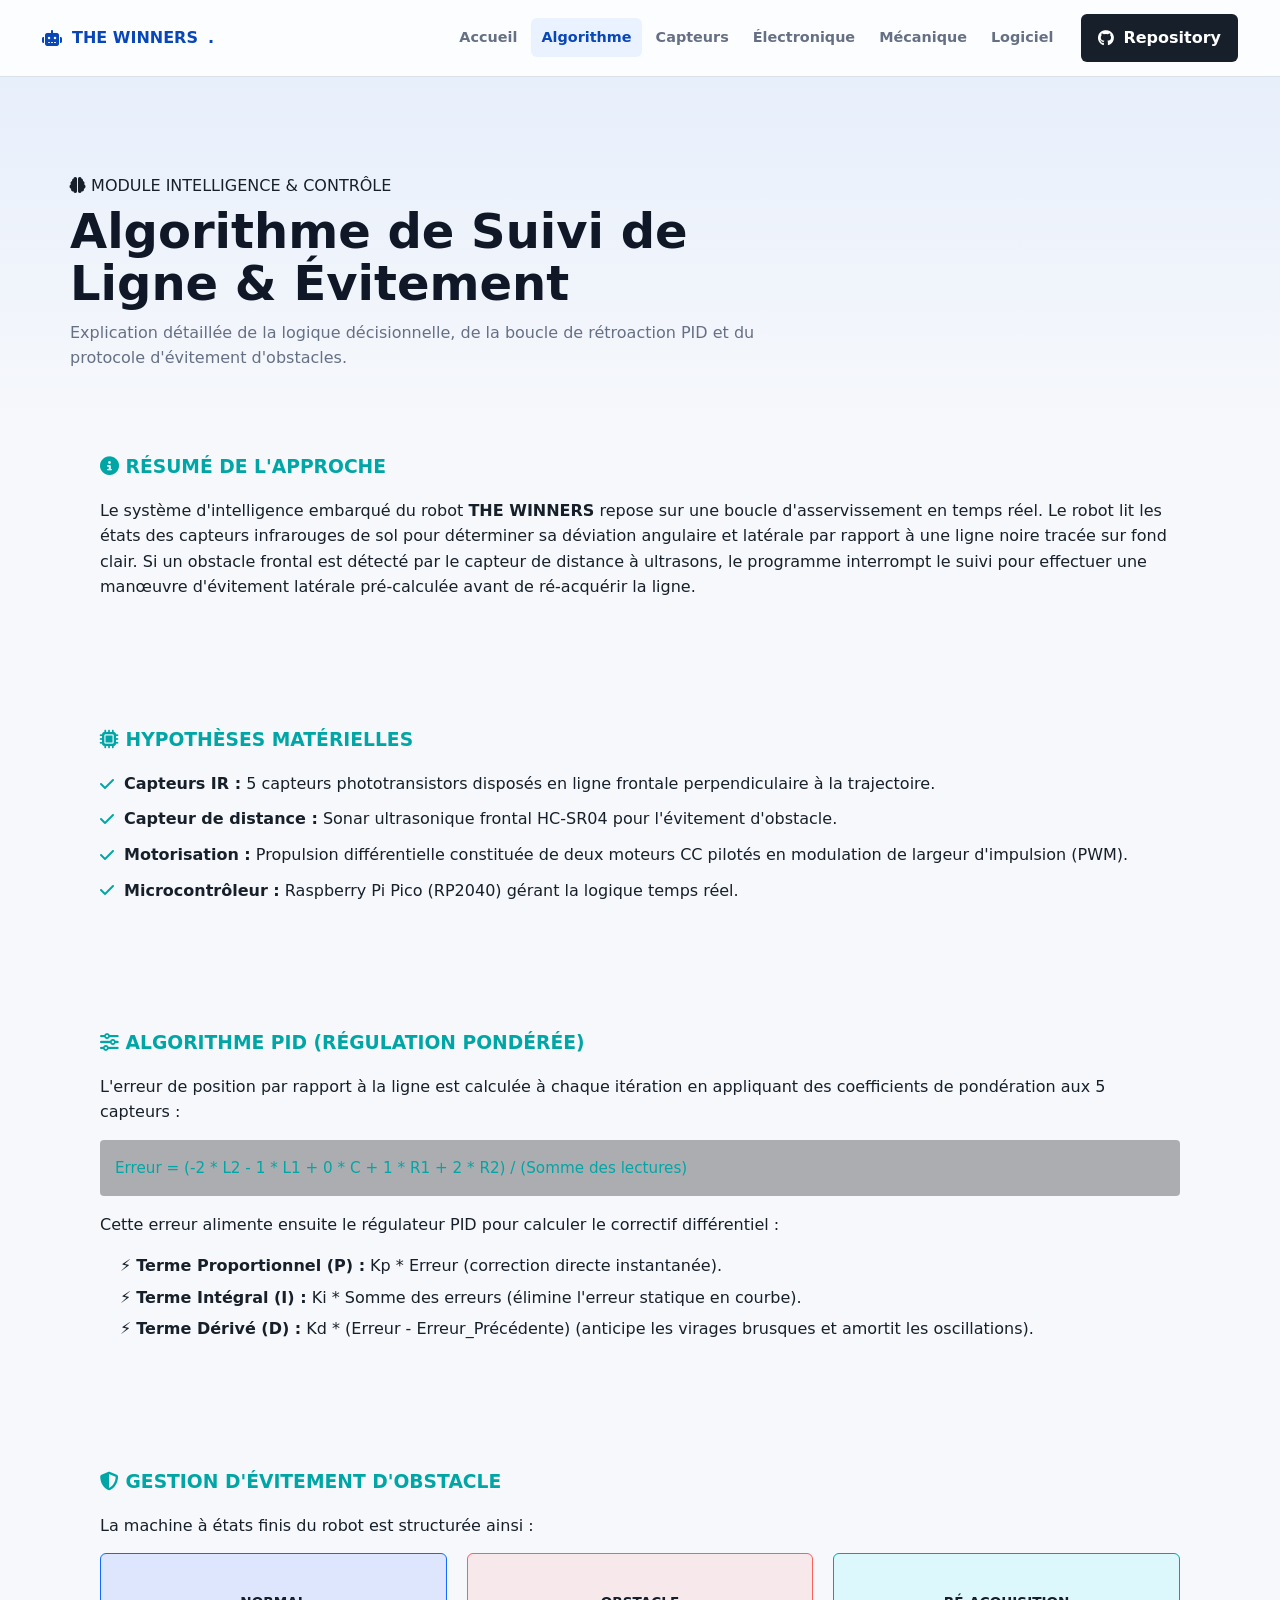
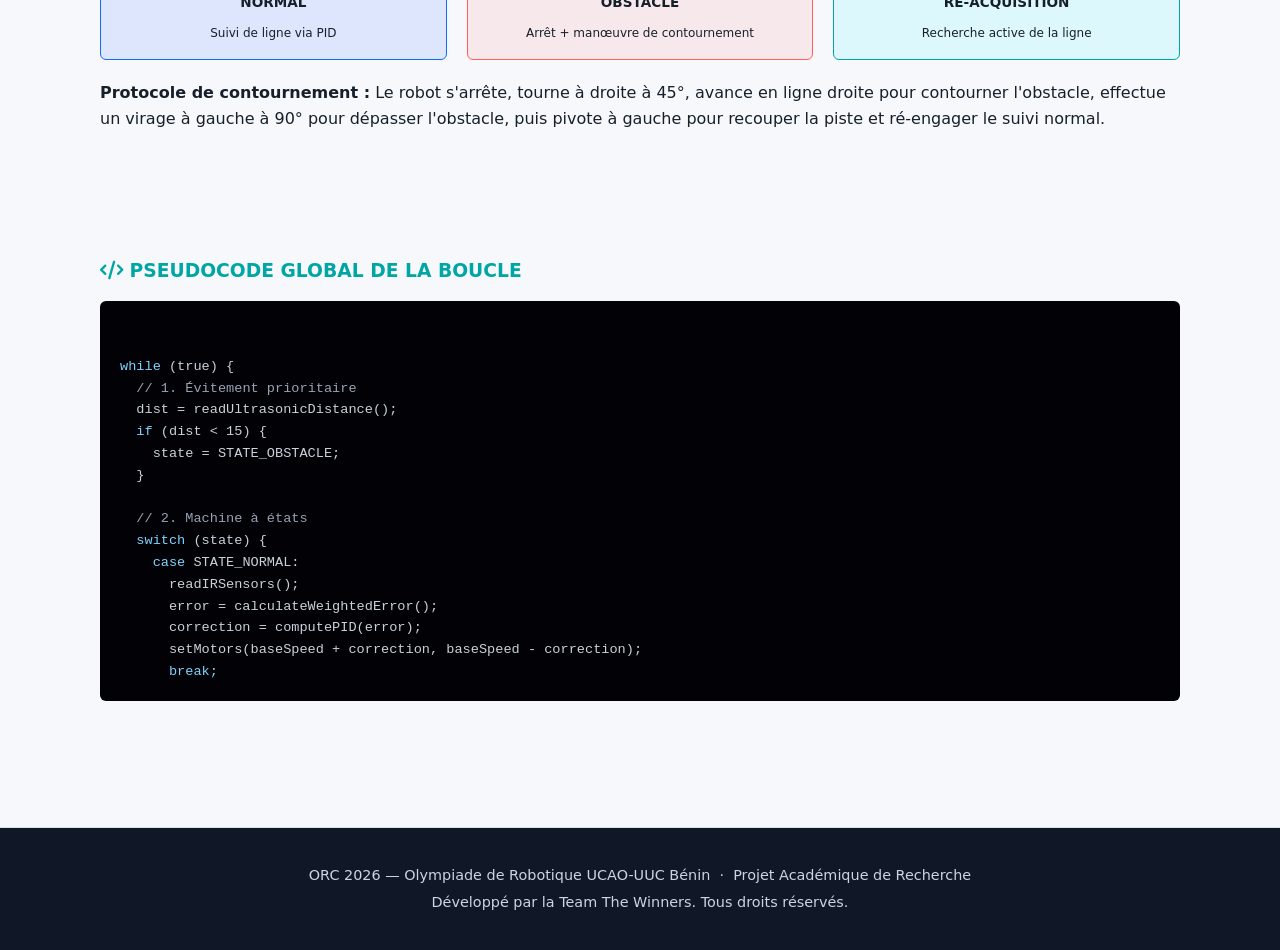
<file: docs/algorithme.html>
<!DOCTYPE html>
<html lang="fr">
<head>
  <meta charset="UTF-8">
  <meta name="viewport" content="width=device-width, initial-scale=1.0">
  <title>Algorithme — Team The Winners (ORC 2026)</title>
  
  <!-- CSS Stylesheets -->
  <link rel="stylesheet" href="../assets/css/style.css">
  
  <!-- FontAwesome Icons -->
  <link rel="stylesheet" href="https://cdnjs.cloudflare.com/ajax/libs/font-awesome/6.4.0/css/all.min.css">
</head>
<body>

  <!-- NAVIGATION BAR (Docs Context) -->
  <nav class="topbar">
    <a href="../index.html" class="topbar-logo">
      <i class="fa-solid fa-robot"></i> THE WINNERS<span>.</span>
    </a>
    <div class="topbar-nav">
      <a href="../index.html">Accueil</a>
      <a href="algorithme.html" class="active">Algorithme</a>
      <a href="capteurs.html">Capteurs</a>
      <a href="electronique.html">Électronique</a>
      <a href="mechanique.html">Mécanique</a>
      <a href="logiciel.html">Logiciel</a>
    </div>
    <div class="topbar-right">
      <a href="https://github.com/Olympiades-de-Robotique-UCAO-Benin/Team-The-Winners" target="_blank" class="btn-github">
        <i class="fa-brands fa-github"></i> Repository
      </a>
    </div>
  </nav>

  <main class="container">
    <div class="section-head">
      <div class="hero-badge" style="align-self: center;">
        <i class="fa-solid fa-brain"></i> MODULE INTELLIGENCE & CONTRÔLE
      </div>
      <h2 class="section-title">Algorithme de Suivi de Ligne & Évitement</h2>
      <p class="section-desc">Explication détaillée de la logique décisionnelle, de la boucle de rétroaction PID et du protocole d'évitement d'obstacles.</p>
    </div>

    <div style="display: flex; flex-direction: column; gap: 30px;">
      
      <!-- Card 1: Résumé -->
      <div class="glass-panel" style="padding: 30px;">
        <h3 style="font-family: var(--font-tech); color: var(--accent); margin-bottom: 15px; text-transform: uppercase;">
          <i class="fa-solid fa-circle-info"></i> Résumé de l'Approche
        </h3>
        <p style="color: var(--text-secondary);">
          Le système d'intelligence embarqué du robot <strong>THE WINNERS</strong> repose sur une boucle d'asservissement en temps réel. Le robot lit les états des capteurs infrarouges de sol pour déterminer sa déviation angulaire et latérale par rapport à une ligne noire tracée sur fond clair. Si un obstacle frontal est détecté par le capteur de distance à ultrasons, le programme interrompt le suivi pour effectuer une manœuvre d'évitement latérale pré-calculée avant de ré-acquérir la ligne.
        </p>
      </div>

      <!-- Card 2: Hypothèses matérielles -->
      <div class="glass-panel" style="padding: 30px;">
        <h3 style="font-family: var(--font-tech); color: var(--accent); margin-bottom: 15px; text-transform: uppercase;">
          <i class="fa-solid fa-microchip"></i> Hypothèses Matérielles
        </h3>
        <ul style="list-style: none; padding-left: 0; display: flex; flex-direction: column; gap: 10px; color: var(--text-secondary);">
          <li style="display: flex; align-items: center; gap: 10px;">
            <i class="fa-solid fa-check" style="color: var(--accent);"></i> 
            <span><strong>Capteurs IR :</strong> 5 capteurs phototransistors disposés en ligne frontale perpendiculaire à la trajectoire.</span>
          </li>
          <li style="display: flex; align-items: center; gap: 10px;">
            <i class="fa-solid fa-check" style="color: var(--accent);"></i> 
            <span><strong>Capteur de distance :</strong> Sonar ultrasonique frontal HC-SR04 pour l'évitement d'obstacle.</span>
          </li>
          <li style="display: flex; align-items: center; gap: 10px;">
            <i class="fa-solid fa-check" style="color: var(--accent);"></i> 
            <span><strong>Motorisation :</strong> Propulsion différentielle constituée de deux moteurs CC pilotés en modulation de largeur d'impulsion (PWM).</span>
          </li>
          <li style="display: flex; align-items: center; gap: 10px;">
            <i class="fa-solid fa-check" style="color: var(--accent);"></i> 
            <span><strong>Microcontrôleur :</strong> Raspberry Pi Pico (RP2040) gérant la logique temps réel.</span>
          </li>
        </ul>
      </div>

      <!-- Card 3: PID Logic -->
      <div class="glass-panel" style="padding: 30px;">
        <h3 style="font-family: var(--font-tech); color: var(--accent); margin-bottom: 15px; text-transform: uppercase;">
          <i class="fa-solid fa-sliders"></i> Algorithme PID (Régulation Pondérée)
        </h3>
        <p style="color: var(--text-secondary); margin-bottom: 15px;">
          L'erreur de position par rapport à la ligne est calculée à chaque itération en appliquant des coefficients de pondération aux 5 capteurs :
        </p>
        <div class="code-container" style="background: rgba(0,0,0,0.3); border-radius: 4px; padding: 15px; margin-bottom: 15px;">
          <code style="color: var(--accent); font-family: var(--font-mono); font-size: 0.95rem;">
            Erreur = (-2 * L2 - 1 * L1 + 0 * C + 1 * R1 + 2 * R2) / (Somme des lectures)
          </code>
        </div>
        <p style="color: var(--text-secondary);">
          Cette erreur alimente ensuite le régulateur PID pour calculer le correctif différentiel :
        </p>
        <ul style="list-style: none; padding-left: 20px; display: flex; flex-direction: column; gap: 6px; color: var(--text-secondary); margin-top: 10px;">
          <li>⚡ <strong>Terme Proportionnel (P) :</strong> Kp * Erreur (correction directe instantanée).</li>
          <li>⚡ <strong>Terme Intégral (I) :</strong> Ki * Somme des erreurs (élimine l'erreur statique en courbe).</li>
          <li>⚡ <strong>Terme Dérivé (D) :</strong> Kd * (Erreur - Erreur_Précédente) (anticipe les virages brusques et amortit les oscillations).</li>
        </ul>
      </div>

      <!-- Card 4: Évitement d'obstacle -->
      <div class="glass-panel" style="padding: 30px;">
        <h3 style="font-family: var(--font-tech); color: var(--accent); margin-bottom: 15px; text-transform: uppercase;">
          <i class="fa-solid fa-shield-halved"></i> Gestion d'Évitement d'Obstacle
        </h3>
        <p style="color: var(--text-secondary); margin-bottom: 15px;">
          La machine à états finis du robot est structurée ainsi :
        </p>
        <div style="display: grid; grid-template-columns: repeat(3, 1fr); gap: 20px; text-align: center; margin-bottom: 20px;">
          <div style="background: rgba(0, 71, 255, 0.1); border: 1px solid var(--primary); padding: 15px; border-radius: 6px;">
            <h5 style="color: var(--text-primary); font-family: var(--font-tech); font-size: 0.85rem; margin-bottom: 5px;">NORMAL</h5>
            <span style="font-size: 0.75rem; color: var(--text-secondary);">Suivi de ligne via PID</span>
          </div>
          <div style="background: rgba(255, 95, 86, 0.1); border: 1px solid #ff5f56; padding: 15px; border-radius: 6px;">
            <h5 style="color: var(--text-primary); font-family: var(--font-tech); font-size: 0.85rem; margin-bottom: 5px;">OBSTACLE</h5>
            <span style="font-size: 0.75rem; color: var(--text-secondary);">Arrêt + manœuvre de contournement</span>
          </div>
          <div style="background: rgba(0, 240, 255, 0.1); border: 1px solid var(--accent); padding: 15px; border-radius: 6px;">
            <h5 style="color: var(--text-primary); font-family: var(--font-tech); font-size: 0.85rem; margin-bottom: 5px;">RÉ-ACQUISITION</h5>
            <span style="font-size: 0.75rem; color: var(--text-secondary);">Recherche active de la ligne</span>
          </div>
        </div>
        <p style="color: var(--text-secondary);">
          <strong>Protocole de contournement :</strong> Le robot s'arrête, tourne à droite à 45°, avance en ligne droite pour contourner l'obstacle, effectue un virage à gauche à 90° pour dépasser l'obstacle, puis pivote à gauche pour recouper la piste et ré-engager le suivi normal.
        </p>
      </div>

      <!-- Card 5: Pseudocode -->
      <div class="glass-panel" style="padding: 30px;">
        <h3 style="font-family: var(--font-tech); color: var(--accent); margin-bottom: 15px; text-transform: uppercase;">
          <i class="fa-solid fa-code"></i> Pseudocode Global de la Boucle
        </h3>
        <div class="code-container" style="background: #020206; border-radius: 6px; padding: 20px; overflow: auto; max-height: 400px;">
          <pre><code style="font-family: var(--font-mono); font-size: 0.85rem; color: #c9d1d9;">
<span class="code-keyword">while</span> (true) {
  <span class="code-comment">// 1. Évitement prioritaire</span>
  dist = readUltrasonicDistance();
  <span class="code-keyword">if</span> (dist &lt; 15) {
    state = STATE_OBSTACLE;
  }

  <span class="code-comment">// 2. Machine à états</span>
  <span class="code-keyword">switch</span> (state) {
    <span class="code-keyword">case</span> STATE_NORMAL:
      readIRSensors();
      error = calculateWeightedError();
      correction = computePID(error);
      setMotors(baseSpeed + correction, baseSpeed - correction);
      <span class="code-keyword">break;</span>

    <span class="code-keyword">case</span> STATE_OBSTACLE:
      stopMotors();
      executeContourManœuvre();
      state = STATE_REACQUISITION;
      <span class="code-keyword">break;</span>

    <span class="code-keyword">case</span> STATE_REACQUISITION:
      setMotors(slowSearchSpeed, -slowSearchSpeed); <span class="code-comment">// Pivot de recherche</span>
      <span class="code-keyword">if</span> (lineDetected()) {
        state = STATE_NORMAL;
        clearPIDState();
      }
      <span class="code-keyword">break;</span>
  }
}
          </code></pre>
        </div>
      </div>
    </div>
  </main>

  <footer class="page-footer">
    <p>ORC 2026 — Olympiade de Robotique UCAO-UUC Bénin &nbsp;·&nbsp; Projet Académique de Recherche</p>
    <p>Développé par la Team The Winners. Tous droits réservés.</p>
  </footer>

</body>
</html>
</file>
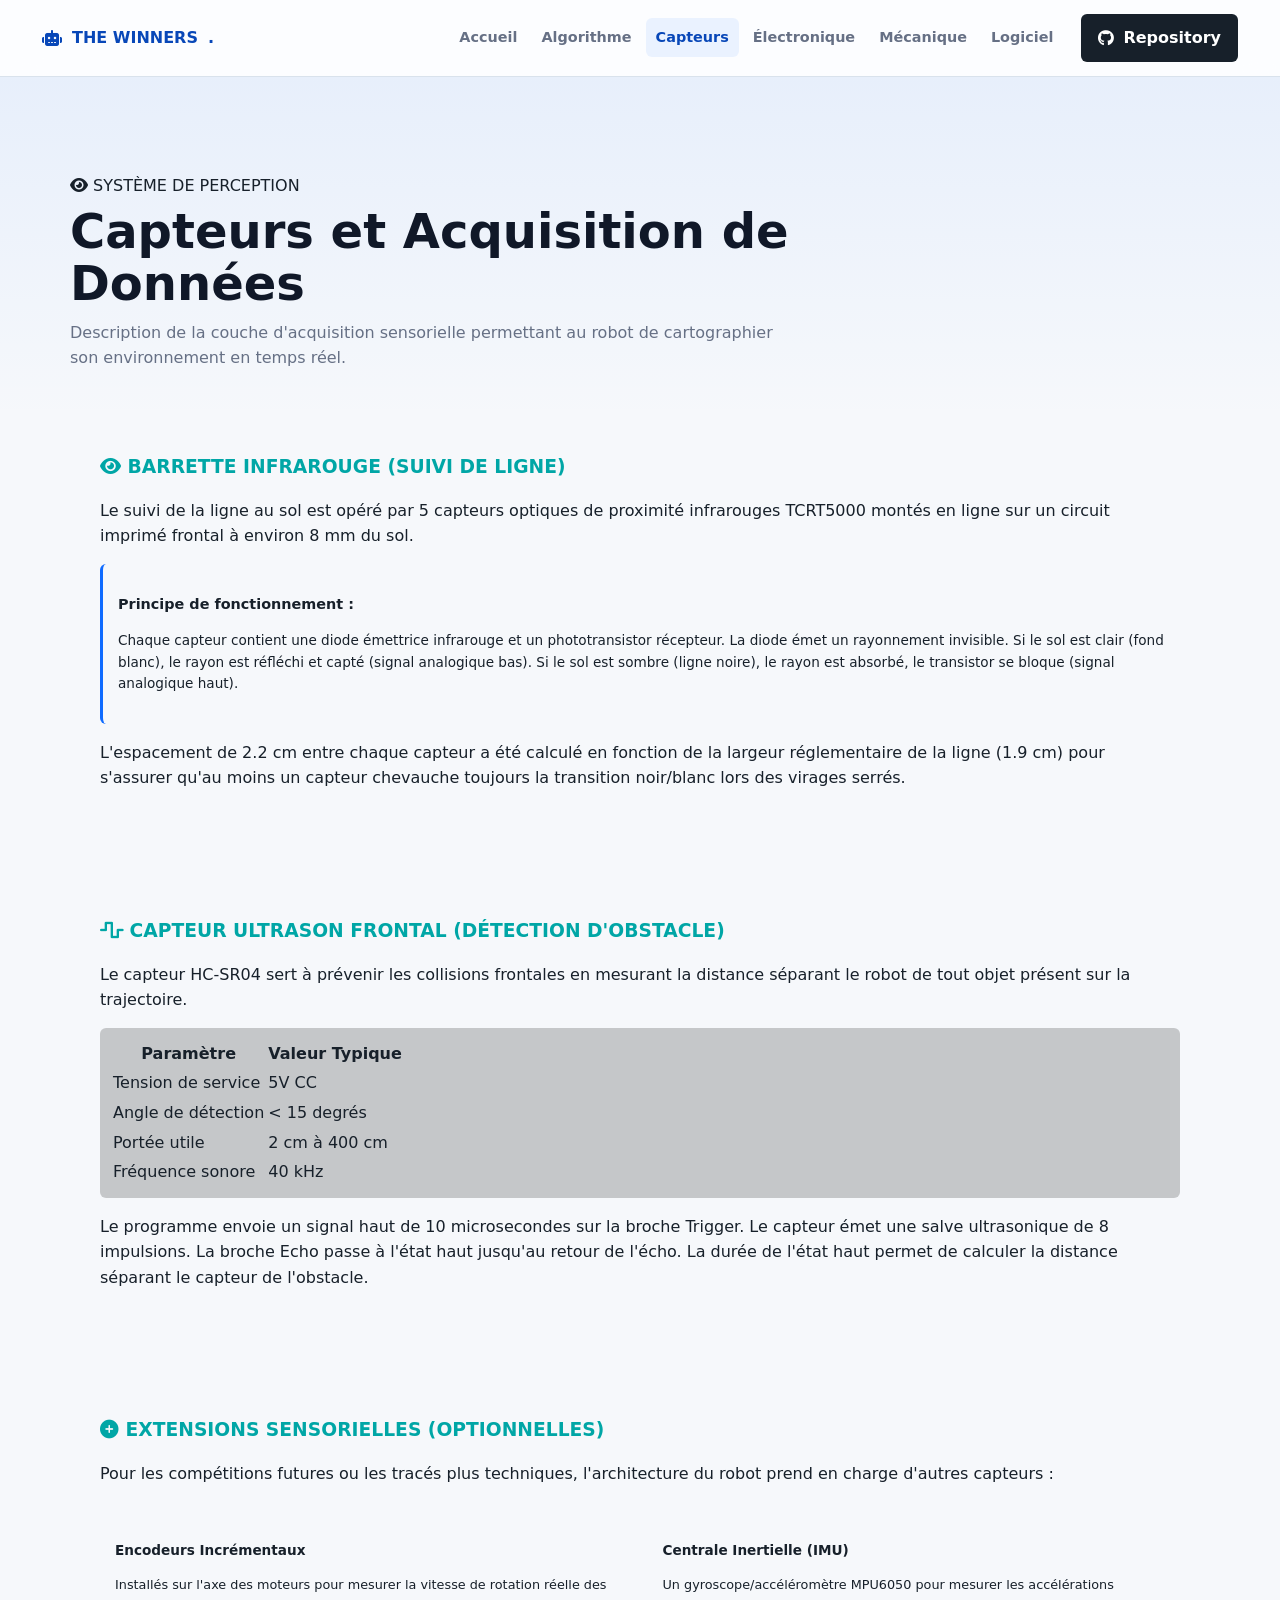
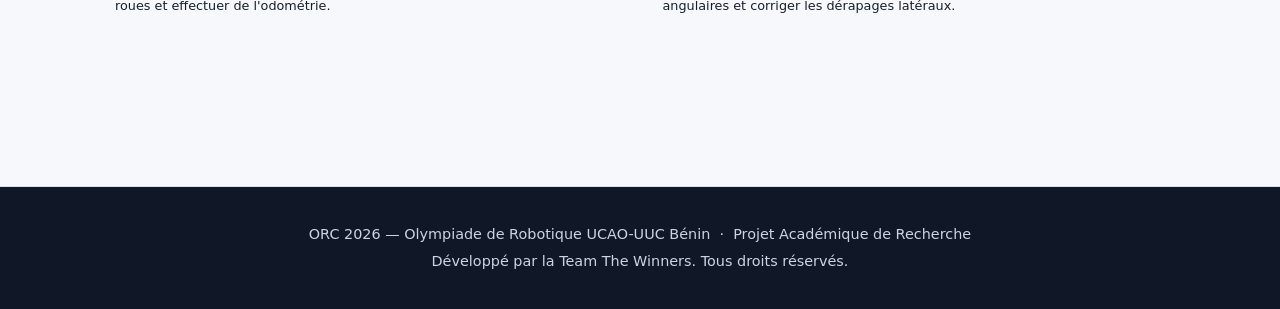
<file: docs/capteurs.html>
<!DOCTYPE html>
<html lang="fr">
<head>
  <meta charset="UTF-8">
  <meta name="viewport" content="width=device-width, initial-scale=1.0">
  <title>Capteurs — Team The Winners (ORC 2026)</title>
  
  <!-- CSS Stylesheets -->
  <link rel="stylesheet" href="../assets/css/style.css">
  
  <!-- FontAwesome Icons -->
  <link rel="stylesheet" href="https://cdnjs.cloudflare.com/ajax/libs/font-awesome/6.4.0/css/all.min.css">
</head>
<body>

  <!-- NAVIGATION BAR -->
  <nav class="topbar">
    <a href="../index.html" class="topbar-logo">
      <i class="fa-solid fa-robot"></i> THE WINNERS<span>.</span>
    </a>
    <div class="topbar-nav">
      <a href="../index.html">Accueil</a>
      <a href="algorithme.html">Algorithme</a>
      <a href="capteurs.html" class="active">Capteurs</a>
      <a href="electronique.html">Électronique</a>
      <a href="mechanique.html">Mécanique</a>
      <a href="logiciel.html">Logiciel</a>
    </div>
    <div class="topbar-right">
      <a href="https://github.com/Olympiades-de-Robotique-UCAO-Benin/Team-The-Winners" target="_blank" class="btn-github">
        <i class="fa-brands fa-github"></i> Repository
      </a>
    </div>
  </nav>

  <main class="container">
    <div class="section-head">
      <div class="hero-badge" style="align-self: center;">
        <i class="fa-solid fa-eye"></i> SYSTÈME DE PERCEPTION
      </div>
      <h2 class="section-title">Capteurs et Acquisition de Données</h2>
      <p class="section-desc">Description de la couche d'acquisition sensorielle permettant au robot de cartographier son environnement en temps réel.</p>
    </div>

    <div style="display: flex; flex-direction: column; gap: 30px;">
      
      <!-- Card 1: IR Sensors -->
      <div class="glass-panel" style="padding: 30px;">
        <h3 style="font-family: var(--font-tech); color: var(--accent); margin-bottom: 15px; text-transform: uppercase;">
          <i class="fa-solid fa-eye"></i> Barrette Infrarouge (Suivi de Ligne)
        </h3>
        <p style="color: var(--text-secondary); margin-bottom: 15px;">
          Le suivi de la ligne au sol est opéré par 5 capteurs optiques de proximité infrarouges TCRT5000 montés en ligne sur un circuit imprimé frontal à environ 8 mm du sol.
        </p>
        <div style="background: rgba(255,255,255,0.02); padding: 15px; border-radius: 6px; border-left: 3px solid var(--primary); margin-bottom: 15px;">
          <p style="font-size: 0.9rem; color: var(--text-primary); font-weight: 600; margin-bottom: 6px;">Principe de fonctionnement :</p>
          <p style="font-size: 0.85rem; color: var(--text-secondary);">
            Chaque capteur contient une diode émettrice infrarouge et un phototransistor récepteur. La diode émet un rayonnement invisible. Si le sol est clair (fond blanc), le rayon est réfléchi et capté (signal analogique bas). Si le sol est sombre (ligne noire), le rayon est absorbé, le transistor se bloque (signal analogique haut).
          </p>
        </div>
        <p style="color: var(--text-secondary);">
          L'espacement de 2.2 cm entre chaque capteur a été calculé en fonction de la largeur réglementaire de la ligne (1.9 cm) pour s'assurer qu'au moins un capteur chevauche toujours la transition noir/blanc lors des virages serrés.
        </p>
      </div>

      <!-- Card 2: HC-SR04 -->
      <div class="glass-panel" style="padding: 30px;">
        <h3 style="font-family: var(--font-tech); color: var(--accent); margin-bottom: 15px; text-transform: uppercase;">
          <i class="fa-solid fa-wave-square"></i> Capteur Ultrason Frontal (Détection d'obstacle)
        </h3>
        <p style="color: var(--text-secondary); margin-bottom: 15px;">
          Le capteur HC-SR04 sert à prévenir les collisions frontales en mesurant la distance séparant le robot de tout objet présent sur la trajectoire.
        </p>
        <div class="modern-table-container" style="background: rgba(0,0,0,0.2); border-radius: 6px; padding: 10px; margin-bottom: 15px;">
          <table class="modern-table">
            <thead>
              <tr>
                <th>Paramètre</th>
                <th>Valeur Typique</th>
              </tr>
            </thead>
            <tbody>
              <tr>
                <td>Tension de service</td>
                <td>5V CC</td>
              </tr>
              <tr>
                <td>Angle de détection</td>
                <td>&lt; 15 degrés</td>
              </tr>
              <tr>
                <td>Portée utile</td>
                <td>2 cm à 400 cm</td>
              </tr>
              <tr>
                <td>Fréquence sonore</td>
                <td>40 kHz</td>
              </tr>
            </tbody>
          </table>
        </div>
        <p style="color: var(--text-secondary);">
          Le programme envoie un signal haut de 10 microsecondes sur la broche Trigger. Le capteur émet une salve ultrasonique de 8 impulsions. La broche Echo passe à l'état haut jusqu'au retour de l'écho. La durée de l'état haut permet de calculer la distance séparant le capteur de l'obstacle.
        </p>
      </div>

      <!-- Card 3: Optionnels -->
      <div class="glass-panel" style="padding: 30px;">
        <h3 style="font-family: var(--font-tech); color: var(--accent); margin-bottom: 15px; text-transform: uppercase;">
          <i class="fa-solid fa-circle-plus"></i> Extensions Sensorielles (Optionnelles)
        </h3>
        <p style="color: var(--text-secondary); margin-bottom: 15px;">
          Pour les compétitions futures ou les tracés plus techniques, l'architecture du robot prend en charge d'autres capteurs :
        </p>
        <ul style="list-style: none; padding-left: 0; display: grid; grid-template-columns: 1fr 1fr; gap: 15px; color: var(--text-secondary);">
          <li style="background: rgba(255,255,255,0.01); border: 1px solid var(--border-muted); padding: 15px; border-radius: 6px;">
            <h5 style="font-family: var(--font-tech); color: var(--text-primary); font-size: 0.85rem; margin-bottom: 5px;">Encodeurs Incrémentaux</h5>
            <p style="font-size: 0.8rem;">Installés sur l'axe des moteurs pour mesurer la vitesse de rotation réelle des roues et effectuer de l'odométrie.</p>
          </li>
          <li style="background: rgba(255,255,255,0.01); border: 1px solid var(--border-muted); padding: 15px; border-radius: 6px;">
            <h5 style="font-family: var(--font-tech); color: var(--text-primary); font-size: 0.85rem; margin-bottom: 5px;">Centrale Inertielle (IMU)</h5>
            <p style="font-size: 0.8rem;">Un gyroscope/accéléromètre MPU6050 pour mesurer les accélérations angulaires et corriger les dérapages latéraux.</p>
          </li>
        </ul>
      </div>
    </div>
  </main>

  <footer class="page-footer">
    <p>ORC 2026 — Olympiade de Robotique UCAO-UUC Bénin &nbsp;·&nbsp; Projet Académique de Recherche</p>
    <p>Développé par la Team The Winners. Tous droits réservés.</p>
  </footer>

</body>
</html>
</file>
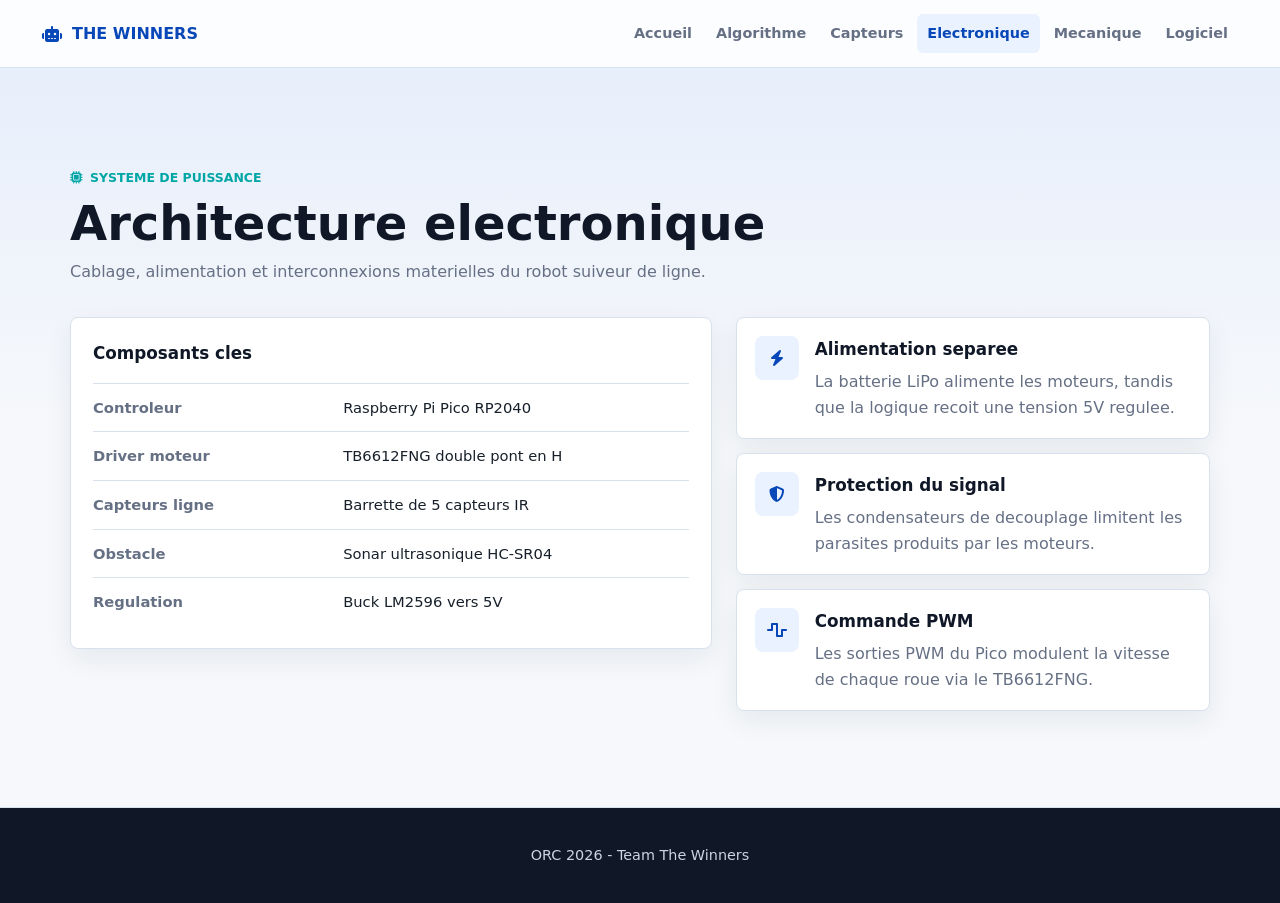
<file: docs/electronique.html>
<!DOCTYPE html>
<html lang="fr">
<head>
  <meta charset="UTF-8">
  <meta name="viewport" content="width=device-width, initial-scale=1.0">
  <title>Electronique - Team The Winners</title>
  <link rel="stylesheet" href="../assets/css/style.css">
  <link rel="stylesheet" href="https://cdnjs.cloudflare.com/ajax/libs/font-awesome/6.4.0/css/all.min.css">
</head>
<body>
  <nav class="topbar">
    <a href="../index.html" class="topbar-logo"><i class="fa-solid fa-robot"></i><span>The Winners</span></a>
    <div class="topbar-nav open">
      <a href="../index.html">Accueil</a>
      <a href="algorithme.html">Algorithme</a>
      <a href="capteurs.html">Capteurs</a>
      <a href="electronique.html" class="active">Electronique</a>
      <a href="mechanique.html">Mecanique</a>
      <a href="logiciel.html">Logiciel</a>
    </div>
  </nav>

  <main class="container">
    <div class="section-head">
      <span class="eyebrow"><i class="fa-solid fa-microchip"></i> Systeme de puissance</span>
      <h2>Architecture electronique</h2>
      <p>Cablage, alimentation et interconnexions materielles du robot suiveur de ligne.</p>
    </div>

    <div class="electronics-layout">
      <div class="panel">
        <h3>Composants cles</h3>
        <table class="spec-table">
          <tbody>
            <tr><th>Controleur</th><td>Raspberry Pi Pico RP2040</td></tr>
            <tr><th>Driver moteur</th><td>TB6612FNG double pont en H</td></tr>
            <tr><th>Capteurs ligne</th><td>Barrette de 5 capteurs IR</td></tr>
            <tr><th>Obstacle</th><td>Sonar ultrasonique HC-SR04</td></tr>
            <tr><th>Regulation</th><td>Buck LM2596 vers 5V</td></tr>
          </tbody>
        </table>
      </div>

      <div class="cards-column">
        <article class="mini-card">
          <i class="fa-solid fa-bolt"></i>
          <div>
            <h3>Alimentation separee</h3>
            <p>La batterie LiPo alimente les moteurs, tandis que la logique recoit une tension 5V regulee.</p>
          </div>
        </article>
        <article class="mini-card">
          <i class="fa-solid fa-shield-halved"></i>
          <div>
            <h3>Protection du signal</h3>
            <p>Les condensateurs de decouplage limitent les parasites produits par les moteurs.</p>
          </div>
        </article>
        <article class="mini-card">
          <i class="fa-solid fa-wave-square"></i>
          <div>
            <h3>Commande PWM</h3>
            <p>Les sorties PWM du Pico modulent la vitesse de chaque roue via le TB6612FNG.</p>
          </div>
        </article>
      </div>
    </div>
  </main>

  <footer class="page-footer">
    <p>ORC 2026 - Team The Winners</p>
  </footer>
</body>
</html>
</file>
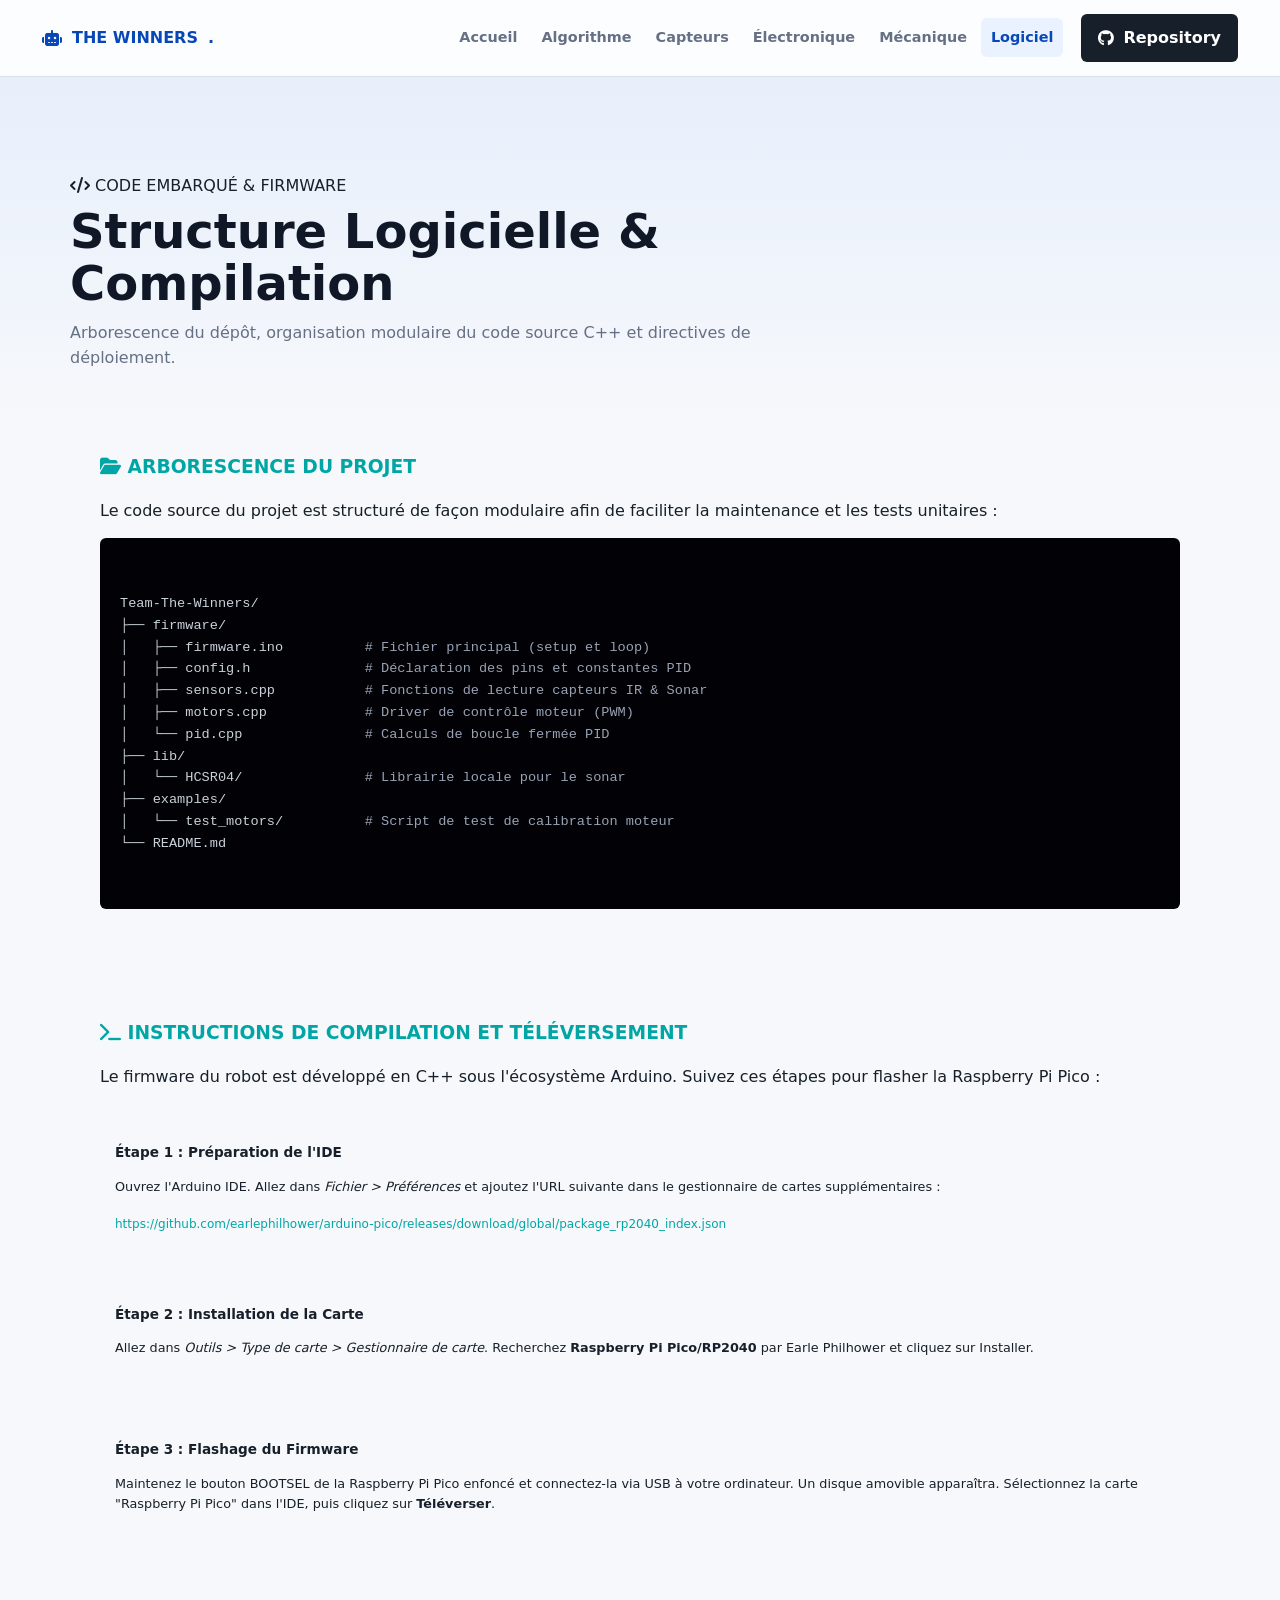
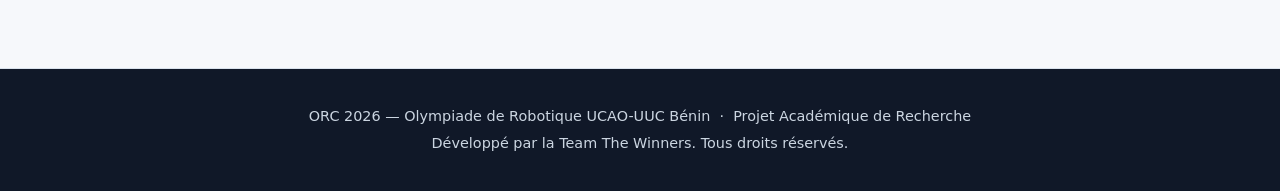
<file: docs/logiciel.html>
<!DOCTYPE html>
<html lang="fr">
<head>
  <meta charset="UTF-8">
  <meta name="viewport" content="width=device-width, initial-scale=1.0">
  <title>Logiciel — Team The Winners (ORC 2026)</title>
  
  <!-- CSS Stylesheets -->
  <link rel="stylesheet" href="../assets/css/style.css">
  
  <!-- FontAwesome Icons -->
  <link rel="stylesheet" href="https://cdnjs.cloudflare.com/ajax/libs/font-awesome/6.4.0/css/all.min.css">
</head>
<body>

  <!-- NAVIGATION BAR -->
  <nav class="topbar">
    <a href="../index.html" class="topbar-logo">
      <i class="fa-solid fa-robot"></i> THE WINNERS<span>.</span>
    </a>
    <div class="topbar-nav">
      <a href="../index.html">Accueil</a>
      <a href="algorithme.html">Algorithme</a>
      <a href="capteurs.html">Capteurs</a>
      <a href="electronique.html">Électronique</a>
      <a href="mechanique.html">Mécanique</a>
      <a href="logiciel.html" class="active">Logiciel</a>
    </div>
    <div class="topbar-right">
      <a href="https://github.com/Olympiades-de-Robotique-UCAO-Benin/Team-The-Winners" target="_blank" class="btn-github">
        <i class="fa-brands fa-github"></i> Repository
      </a>
    </div>
  </nav>

  <main class="container">
    <div class="section-head">
      <div class="hero-badge" style="align-self: center;">
        <i class="fa-solid fa-code"></i> CODE EMBARQUÉ & FIRMWARE
      </div>
      <h2 class="section-title">Structure Logicielle & Compilation</h2>
      <p class="section-desc">Arborescence du dépôt, organisation modulaire du code source C++ et directives de déploiement.</p>
    </div>

    <div style="display: flex; flex-direction: column; gap: 30px;">
      
      <!-- Card 1: Directory Tree -->
      <div class="glass-panel" style="padding: 30px;">
        <h3 style="font-family: var(--font-tech); color: var(--accent); margin-bottom: 15px; text-transform: uppercase;">
          <i class="fa-solid fa-folder-open"></i> Arborescence du Projet
        </h3>
        <p style="color: var(--text-secondary); margin-bottom: 15px;">
          Le code source du projet est structuré de façon modulaire afin de faciliter la maintenance et les tests unitaires :
        </p>
        <div class="code-container" style="background: #020206; border-radius: 6px; padding: 20px; overflow: auto;">
          <pre><code style="font-family: var(--font-mono); font-size: 0.85rem; color: #c9d1d9;">
Team-The-Winners/
├── firmware/
│   ├── firmware.ino          <span class="code-comment"># Fichier principal (setup et loop)</span>
│   ├── config.h              <span class="code-comment"># Déclaration des pins et constantes PID</span>
│   ├── sensors.cpp           <span class="code-comment"># Fonctions de lecture capteurs IR & Sonar</span>
│   ├── motors.cpp            <span class="code-comment"># Driver de contrôle moteur (PWM)</span>
│   └── pid.cpp               <span class="code-comment"># Calculs de boucle fermée PID</span>
├── lib/
│   └── HCSR04/               <span class="code-comment"># Librairie locale pour le sonar</span>
├── examples/
│   └── test_motors/          <span class="code-comment"># Script de test de calibration moteur</span>
└── README.md
          </code></pre>
        </div>
      </div>

      <!-- Card 2: Compiling instructions -->
      <div class="glass-panel" style="padding: 30px;">
        <h3 style="font-family: var(--font-tech); color: var(--accent); margin-bottom: 15px; text-transform: uppercase;">
          <i class="fa-solid fa-terminal"></i> Instructions de Compilation et Téléversement
        </h3>
        <p style="color: var(--text-secondary); margin-bottom: 15px;">
          Le firmware du robot est développé en C++ sous l'écosystème Arduino. Suivez ces étapes pour flasher la Raspberry Pi Pico :
        </p>
        
        <div style="display: flex; flex-direction: column; gap: 15px; color: var(--text-secondary);">
          <div style="background: rgba(255,255,255,0.01); border: 1px solid var(--border-muted); padding: 15px; border-radius: 6px;">
            <h5 style="font-family: var(--font-tech); color: var(--text-primary); font-size: 0.85rem; margin-bottom: 5px;">Étape 1 : Préparation de l'IDE</h5>
            <p style="font-size: 0.8rem;">Ouvrez l'Arduino IDE. Allez dans <em>Fichier > Préférences</em> et ajoutez l'URL suivante dans le gestionnaire de cartes supplémentaires :</p>
            <code style="color: var(--accent); font-size: 0.75rem; font-family: var(--font-mono);">https://github.com/earlephilhower/arduino-pico/releases/download/global/package_rp2040_index.json</code>
          </div>

          <div style="background: rgba(255,255,255,0.01); border: 1px solid var(--border-muted); padding: 15px; border-radius: 6px;">
            <h5 style="font-family: var(--font-tech); color: var(--text-primary); font-size: 0.85rem; margin-bottom: 5px;">Étape 2 : Installation de la Carte</h5>
            <p style="font-size: 0.8rem;">Allez dans <em>Outils > Type de carte > Gestionnaire de carte</em>. Recherchez <strong>Raspberry Pi Pico/RP2040</strong> par Earle Philhower et cliquez sur Installer.</p>
          </div>

          <div style="background: rgba(255,255,255,0.01); border: 1px solid var(--border-muted); padding: 15px; border-radius: 6px;">
            <h5 style="font-family: var(--font-tech); color: var(--text-primary); font-size: 0.85rem; margin-bottom: 5px;">Étape 3 : Flashage du Firmware</h5>
            <p style="font-size: 0.8rem;">Maintenez le bouton BOOTSEL de la Raspberry Pi Pico enfoncé et connectez-la via USB à votre ordinateur. Un disque amovible apparaîtra. Sélectionnez la carte "Raspberry Pi Pico" dans l'IDE, puis cliquez sur <strong>Téléverser</strong>.</p>
          </div>
        </div>
      </div>
    </div>
  </main>

  <footer class="page-footer">
    <p>ORC 2026 — Olympiade de Robotique UCAO-UUC Bénin &nbsp;·&nbsp; Projet Académique de Recherche</p>
    <p>Développé par la Team The Winners. Tous droits réservés.</p>
  </footer>

</body>
</html>
</file>
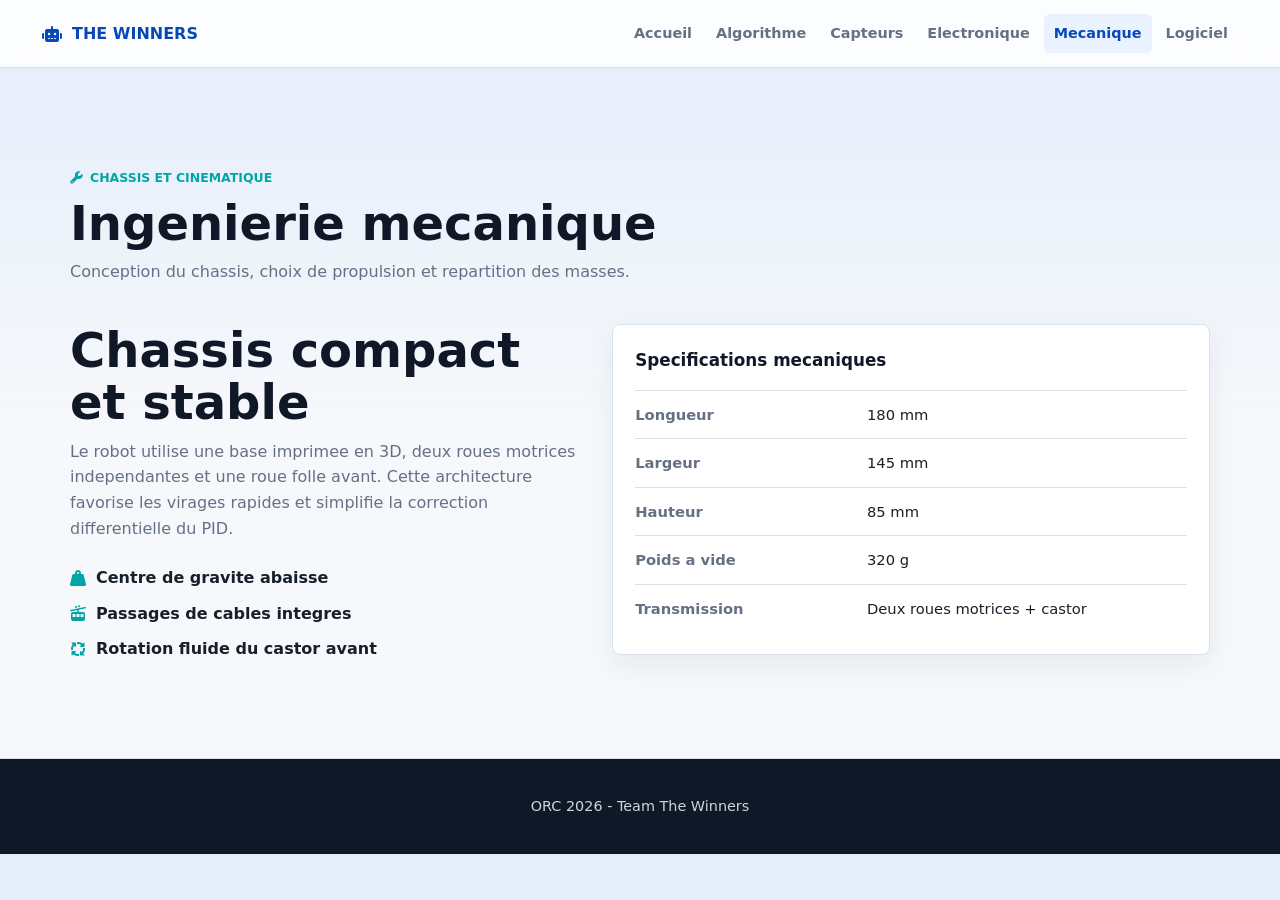
<file: docs/mechanique.html>
<!DOCTYPE html>
<html lang="fr">
<head>
  <meta charset="UTF-8">
  <meta name="viewport" content="width=device-width, initial-scale=1.0">
  <title>Mecanique - Team The Winners</title>
  <link rel="stylesheet" href="../assets/css/style.css">
  <link rel="stylesheet" href="https://cdnjs.cloudflare.com/ajax/libs/font-awesome/6.4.0/css/all.min.css">
</head>
<body>
  <nav class="topbar">
    <a href="../index.html" class="topbar-logo"><i class="fa-solid fa-robot"></i><span>The Winners</span></a>
    <div class="topbar-nav open">
      <a href="../index.html">Accueil</a>
      <a href="algorithme.html">Algorithme</a>
      <a href="capteurs.html">Capteurs</a>
      <a href="electronique.html">Electronique</a>
      <a href="mechanique.html" class="active">Mecanique</a>
      <a href="logiciel.html">Logiciel</a>
    </div>
  </nav>

  <main class="container">
    <div class="section-head">
      <span class="eyebrow"><i class="fa-solid fa-wrench"></i> Chassis et cinematique</span>
      <h2>Ingenierie mecanique</h2>
      <p>Conception du chassis, choix de propulsion et repartition des masses.</p>
    </div>

    <div class="split">
      <div class="section-copy">
        <h2>Chassis compact et stable</h2>
        <p>
          Le robot utilise une base imprimee en 3D, deux roues motrices independantes et une roue folle avant.
          Cette architecture favorise les virages rapides et simplifie la correction differentielle du PID.
        </p>
        <div class="feature-list">
          <span><i class="fa-solid fa-weight-hanging"></i> Centre de gravite abaisse</span>
          <span><i class="fa-solid fa-cable-car"></i> Passages de cables integres</span>
          <span><i class="fa-solid fa-arrows-spin"></i> Rotation fluide du castor avant</span>
        </div>
      </div>

      <div class="panel">
        <h3>Specifications mecaniques</h3>
        <table class="spec-table">
          <tbody>
            <tr><th>Longueur</th><td>180 mm</td></tr>
            <tr><th>Largeur</th><td>145 mm</td></tr>
            <tr><th>Hauteur</th><td>85 mm</td></tr>
            <tr><th>Poids a vide</th><td>320 g</td></tr>
            <tr><th>Transmission</th><td>Deux roues motrices + castor</td></tr>
          </tbody>
        </table>
      </div>
    </div>
  </main>

  <footer class="page-footer">
    <p>ORC 2026 - Team The Winners</p>
  </footer>
</body>
</html>
</file>
<file: assets/css/style.css>
:root {
  --bg: #f6f8fb;
  --surface: #ffffff;
  --surface-soft: #eef3f8;
  --ink: #17202a;
  --muted: #667085;
  --line: #d9e2ec;
  --primary: #0f6bff;
  --primary-dark: #0847b8;
  --accent: #00a6a6;
  --warning: #f59e0b;
  --shadow: 0 18px 45px rgba(18, 38, 63, 0.12);
  --radius: 8px;
  --font: Inter, ui-sans-serif, system-ui, -apple-system, BlinkMacSystemFont, "Segoe UI", sans-serif;
  --mono: "Fira Code", Consolas, monospace;
}

* {
  box-sizing: border-box;
}

html {
  scroll-behavior: smooth;
}

body {
  margin: 0;
  background:
    linear-gradient(180deg, rgba(15, 107, 255, 0.08), transparent 420px),
    var(--bg);
  color: var(--ink);
  font-family: var(--font);
  line-height: 1.6;
}

img,
canvas {
  max-width: 100%;
}

a {
  color: inherit;
}

button,
input,
textarea {
  font: inherit;
}

.topbar {
  position: sticky;
  top: 0;
  z-index: 50;
  display: flex;
  align-items: center;
  gap: 18px;
  padding: 14px clamp(16px, 4vw, 42px);
  background: rgba(255, 255, 255, 0.88);
  border-bottom: 1px solid var(--line);
  backdrop-filter: blur(18px);
}

.topbar-logo {
  display: inline-flex;
  align-items: center;
  gap: 10px;
  color: var(--primary-dark);
  font-weight: 800;
  text-decoration: none;
  text-transform: uppercase;
  letter-spacing: 0;
  white-space: nowrap;
}

.topbar-nav {
  display: flex;
  align-items: center;
  gap: 4px;
  margin-left: auto;
}

.topbar-nav a {
  padding: 8px 10px;
  border-radius: 6px;
  color: var(--muted);
  font-size: 0.9rem;
  font-weight: 700;
  text-decoration: none;
}

.topbar-nav a:hover,
.topbar-nav a.active {
  color: var(--primary-dark);
  background: #eaf2ff;
}

.burger-menu {
  display: none;
  width: 40px;
  height: 40px;
  border: 1px solid var(--line);
  border-radius: 6px;
  background: var(--surface);
  color: var(--ink);
}

.btn-github,
.btn {
  display: inline-flex;
  align-items: center;
  justify-content: center;
  gap: 9px;
  min-height: 42px;
  padding: 10px 16px;
  border: 1px solid transparent;
  border-radius: 6px;
  font-weight: 800;
  text-decoration: none;
  cursor: pointer;
}

.btn-github {
  background: var(--ink);
  color: #fff;
  white-space: nowrap;
}

.btn-primary {
  background: var(--primary);
  color: #fff;
  border-color: var(--primary);
}

.btn-primary:hover {
  background: var(--primary-dark);
  border-color: var(--primary-dark);
}

.btn-outline {
  background: var(--surface);
  color: var(--ink);
  border-color: var(--line);
}

.btn-outline:hover {
  border-color: var(--primary);
  color: var(--primary-dark);
}

.hero {
  padding: clamp(46px, 7vw, 92px) clamp(18px, 5vw, 56px) 34px;
}

.hero-content {
  display: grid;
  grid-template-columns: minmax(0, 1fr) minmax(300px, 520px);
  gap: clamp(28px, 5vw, 64px);
  align-items: center;
  max-width: 1180px;
  margin: 0 auto;
}

.hero-copy h1 {
  margin: 12px 0;
  color: #101828;
  font-size: clamp(2.5rem, 7vw, 5.4rem);
  line-height: 0.98;
  letter-spacing: 0;
}

.hero-motto {
  max-width: 650px;
  margin: 0 0 12px;
  color: var(--primary-dark);
  font-size: clamp(1.1rem, 2vw, 1.45rem);
  font-weight: 800;
}

.hero-intro {
  max-width: 660px;
  color: var(--muted);
  font-size: 1.05rem;
}

.hero-actions {
  display: flex;
  flex-wrap: wrap;
  gap: 12px;
  margin-top: 24px;
}

.hero-media {
  overflow: hidden;
  border: 1px solid var(--line);
  border-radius: var(--radius);
  background: radial-gradient(circle at 35% 20%, #d8f6ff, #ffffff 46%, #eaf2ff);
  box-shadow: var(--shadow);
}

.hero-media img,
.robot-image {
  display: block;
  width: 100%;
  aspect-ratio: 4 / 3;
  object-fit: cover;
}

.eyebrow {
  display: inline-flex;
  align-items: center;
  gap: 8px;
  color: var(--accent);
  font-size: 0.78rem;
  font-weight: 900;
  text-transform: uppercase;
}

.stats-ribbon {
  padding: 20px;
}

.stats-grid {
  display: grid;
  grid-template-columns: repeat(4, 1fr);
  gap: 12px;
  max-width: 1180px;
  margin: 0 auto;
}

.stat-card {
  padding: 20px;
  border: 1px solid var(--line);
  border-radius: var(--radius);
  background: var(--surface);
  text-align: center;
  box-shadow: 0 10px 28px rgba(18, 38, 63, 0.07);
}

.stat-card strong {
  display: block;
  color: var(--primary-dark);
  font-size: clamp(1.7rem, 4vw, 2.7rem);
  line-height: 1;
}

.stat-card span {
  color: var(--muted);
  font-size: 0.88rem;
  font-weight: 800;
}

.container {
  max-width: 1180px;
  margin: 0 auto;
  padding: clamp(58px, 8vw, 96px) 20px;
}

.section-head {
  max-width: 720px;
  margin-bottom: 32px;
}

.section-head h2,
.section-copy h2,
.contact-layout h2 {
  margin: 8px 0 10px;
  color: #101828;
  font-size: clamp(1.8rem, 4vw, 3rem);
  line-height: 1.08;
  letter-spacing: 0;
}

.section-head p,
.section-copy p,
.contact-layout p {
  margin: 0;
  color: var(--muted);
}

.team-grid {
  display: grid;
  grid-template-columns: repeat(4, minmax(0, 1fr));
  gap: 16px;
}

.team-card,
.panel,
.mini-card,
.chart-wrapper,
.code-panel {
  border: 1px solid var(--line);
  border-radius: var(--radius);
  background: var(--surface);
  box-shadow: 0 10px 28px rgba(18, 38, 63, 0.07);
}

.team-card {
  min-height: 245px;
  padding: 22px;
}

.team-card.featured {
  grid-column: span 2;
  background: linear-gradient(135deg, #ffffff, #eef6ff);
}

.avatar {
  display: grid;
  place-items: center;
  width: 72px;
  height: 72px;
  margin-bottom: 16px;
  border-radius: 50%;
  background: #eaf2ff;
  color: var(--primary-dark);
  font-weight: 900;
  overflow: hidden;
}

.avatar img {
  width: 100%;
  height: 100%;
  object-fit: cover;
}

.team-card h3,
.mini-card h3,
.panel h3,
.chart-wrapper h3 {
  margin: 0 0 6px;
  color: #101828;
  font-size: 1.05rem;
}

.team-card .role {
  margin: 0 0 10px;
  color: var(--primary-dark);
  font-size: 0.82rem;
  font-weight: 900;
  text-transform: uppercase;
}

.team-card p:last-child {
  margin: 0;
  color: var(--muted);
  font-size: 0.93rem;
}

.split {
  display: grid;
  grid-template-columns: minmax(0, 0.85fr) minmax(320px, 1fr);
  gap: 34px;
  align-items: center;
}

.feature-list {
  display: grid;
  gap: 10px;
  margin-top: 24px;
}

.feature-list span {
  display: inline-flex;
  align-items: center;
  gap: 10px;
  color: var(--ink);
  font-weight: 800;
}

.feature-list i {
  color: var(--accent);
}

.panel {
  padding: 22px;
}

.spec-table {
  width: 100%;
  margin-top: 16px;
  border-collapse: collapse;
  font-size: 0.92rem;
}

.spec-table th,
.spec-table td {
  padding: 12px 0;
  border-top: 1px solid var(--line);
  text-align: left;
}

.spec-table th {
  color: var(--muted);
  width: 42%;
}

.electronics-layout,
.results-layout,
.contact-layout {
  display: grid;
  grid-template-columns: minmax(0, 1.15fr) minmax(300px, 0.85fr);
  gap: 24px;
  align-items: start;
}

.schematic-viewer {
  position: relative;
  overflow: hidden;
  width: 100%;
  padding: 0;
  border: 1px solid var(--line);
  border-radius: var(--radius);
  background: var(--surface);
  cursor: zoom-in;
  box-shadow: var(--shadow);
}

.schematic-viewer img {
  display: block;
  width: 100%;
  aspect-ratio: 16 / 10;
  object-fit: cover;
}

.schematic-viewer span {
  position: absolute;
  right: 12px;
  bottom: 12px;
  padding: 8px 12px;
  border-radius: 6px;
  background: rgba(16, 24, 40, 0.82);
  color: #fff;
  font-weight: 800;
}

.cards-column {
  display: grid;
  gap: 14px;
}

.mini-card {
  display: flex;
  gap: 16px;
  padding: 18px;
}

.mini-card i {
  display: grid;
  place-items: center;
  width: 44px;
  height: 44px;
  border-radius: 8px;
  background: #eaf2ff;
  color: var(--primary-dark);
  flex: 0 0 auto;
}

.mini-card p {
  margin: 0;
  color: var(--muted);
}

.code-section-layout {
  display: grid;
  grid-template-columns: 230px minmax(0, 1fr);
  gap: 18px;
}

.code-tabs {
  display: grid;
  gap: 10px;
}

.tab-btn {
  display: flex;
  align-items: center;
  gap: 10px;
  width: 100%;
  padding: 12px;
  border: 1px solid var(--line);
  border-radius: 6px;
  background: var(--surface);
  color: var(--muted);
  font-weight: 900;
  cursor: pointer;
}

.tab-btn:hover,
.tab-btn.active {
  border-color: var(--primary);
  color: var(--primary-dark);
  background: #eaf2ff;
}

.code-panel {
  overflow: hidden;
}

.code-header {
  display: flex;
  justify-content: space-between;
  gap: 16px;
  padding: 14px 18px;
  border-bottom: 1px solid var(--line);
  color: var(--primary-dark);
  font-weight: 900;
}

.code-panel pre {
  min-height: 280px;
  max-height: 430px;
  margin: 0;
  padding: 20px;
  overflow: auto;
  background: #101828;
  color: #ecf3ff;
  font-family: var(--mono);
  font-size: 0.9rem;
}

.code-explanation {
  margin: 0;
  padding: 16px 18px;
  color: var(--muted);
}

.code-comment { color: #98a2b3; }
.code-keyword { color: #7dd3fc; }
.code-type { color: #a7f3d0; }
.code-func { color: #fcd34d; }

.simulator-layout {
  display: grid;
  grid-template-columns: minmax(0, 1fr) 330px;
  gap: 22px;
  align-items: stretch;
}

.sim-canvas-wrapper {
  position: relative;
  min-height: 520px;
  overflow: hidden;
  border: 1px solid var(--line);
  border-radius: var(--radius);
  background: #101828;
  box-shadow: var(--shadow);
}

.sim-canvas {
  width: 100%;
  height: 100%;
  display: block;
}

.sim-telemetry {
  position: absolute;
  top: 14px;
  left: 14px;
  width: min(270px, calc(100% - 28px));
  padding: 12px;
  border: 1px solid rgba(255, 255, 255, 0.14);
  border-radius: 6px;
  background: rgba(16, 24, 40, 0.82);
  color: #fff;
}

.telemetry-row {
  display: flex;
  justify-content: space-between;
  gap: 14px;
  font-size: 0.82rem;
}

.telemetry-row span {
  color: #cbd5e1;
}

.telemetry-row strong {
  color: #7dd3fc;
}

.sim-controls-panel {
  display: grid;
  gap: 16px;
}

.slider-group {
  display: grid;
  grid-template-columns: 1fr auto;
  gap: 8px 12px;
  color: var(--muted);
  font-weight: 900;
}

.slider-group input {
  grid-column: 1 / -1;
  width: 100%;
}

.sim-actions {
  display: grid;
  grid-template-columns: 1fr 1fr;
  gap: 10px;
}

.sim-actions .btn:last-child {
  grid-column: 1 / -1;
}

.charts-panel {
  display: grid;
  gap: 18px;
}

.chart-wrapper {
  padding: 18px;
}

.chart-canvas-container {
  height: 250px;
}

.stats-summary-panel {
  display: grid;
  gap: 18px;
}

.perf-metric {
  display: grid;
  grid-template-columns: 1fr auto;
  gap: 8px 12px;
  align-items: center;
}

.perf-metric span {
  color: var(--muted);
  font-weight: 800;
}

.perf-metric div {
  grid-column: 1 / -1;
  height: 8px;
  overflow: hidden;
  border-radius: 999px;
  background: var(--surface-soft);
}

.perf-metric i {
  display: block;
  width: 0;
  height: 100%;
  border-radius: inherit;
  background: linear-gradient(90deg, var(--primary), var(--accent));
  transition: width 900ms ease;
}

.contact-form {
  display: grid;
  gap: 12px;
}

.contact-form input,
.contact-form textarea {
  width: 100%;
  border: 1px solid var(--line);
  border-radius: 6px;
  padding: 12px 14px;
  background: #fff;
  color: var(--ink);
}

.contact-form textarea {
  min-height: 130px;
  resize: vertical;
}

.form-status {
  display: none;
  padding: 10px 12px;
  border-radius: 6px;
  font-weight: 800;
}

.form-status.success {
  display: block;
  background: #ecfdf3;
  color: #027a48;
}

.form-status.error {
  display: block;
  background: #fff1f3;
  color: #c01048;
}

.lightbox {
  position: fixed;
  inset: 0;
  z-index: 100;
  display: none;
  align-items: center;
  justify-content: center;
  padding: 24px;
  background: rgba(16, 24, 40, 0.86);
}

.lightbox.open {
  display: flex;
}

.lightbox img {
  max-height: 86vh;
  border-radius: var(--radius);
  background: #fff;
  box-shadow: var(--shadow);
}

.lightbox-close {
  position: fixed;
  top: 20px;
  right: 20px;
  width: 44px;
  height: 44px;
  border: 0;
  border-radius: 50%;
  background: #fff;
  color: var(--ink);
  cursor: pointer;
}

.page-footer {
  padding: 32px 20px;
  border-top: 1px solid var(--line);
  background: #101828;
  color: #cbd5e1;
  text-align: center;
  font-size: 0.9rem;
}

.page-footer p {
  margin: 4px 0;
}

@media (max-width: 980px) {
  .topbar {
    flex-wrap: wrap;
  }

  .burger-menu {
    display: inline-grid;
    place-items: center;
    margin-left: auto;
  }

  .btn-github {
    display: none;
  }

  .topbar-nav {
    display: none;
    flex-basis: 100%;
    flex-direction: column;
    align-items: stretch;
    margin-left: 0;
  }

  .topbar-nav.open {
    display: flex;
  }

  .hero-content,
  .split,
  .electronics-layout,
  .results-layout,
  .contact-layout,
  .simulator-layout {
    grid-template-columns: 1fr;
  }

  .team-grid {
    grid-template-columns: repeat(2, minmax(0, 1fr));
  }

  .sim-canvas-wrapper {
    min-height: 430px;
  }
}

@media (max-width: 640px) {
  .hero {
    padding-top: 34px;
  }

  .stats-grid,
  .team-grid,
  .code-section-layout {
    grid-template-columns: 1fr;
  }

  .team-card.featured {
    grid-column: auto;
  }

  .code-tabs {
    grid-template-columns: repeat(2, minmax(0, 1fr));
  }

  .tab-btn {
    justify-content: center;
  }

  .sim-telemetry {
    position: static;
    width: 100%;
    border-radius: 0;
  }
}
</file>
